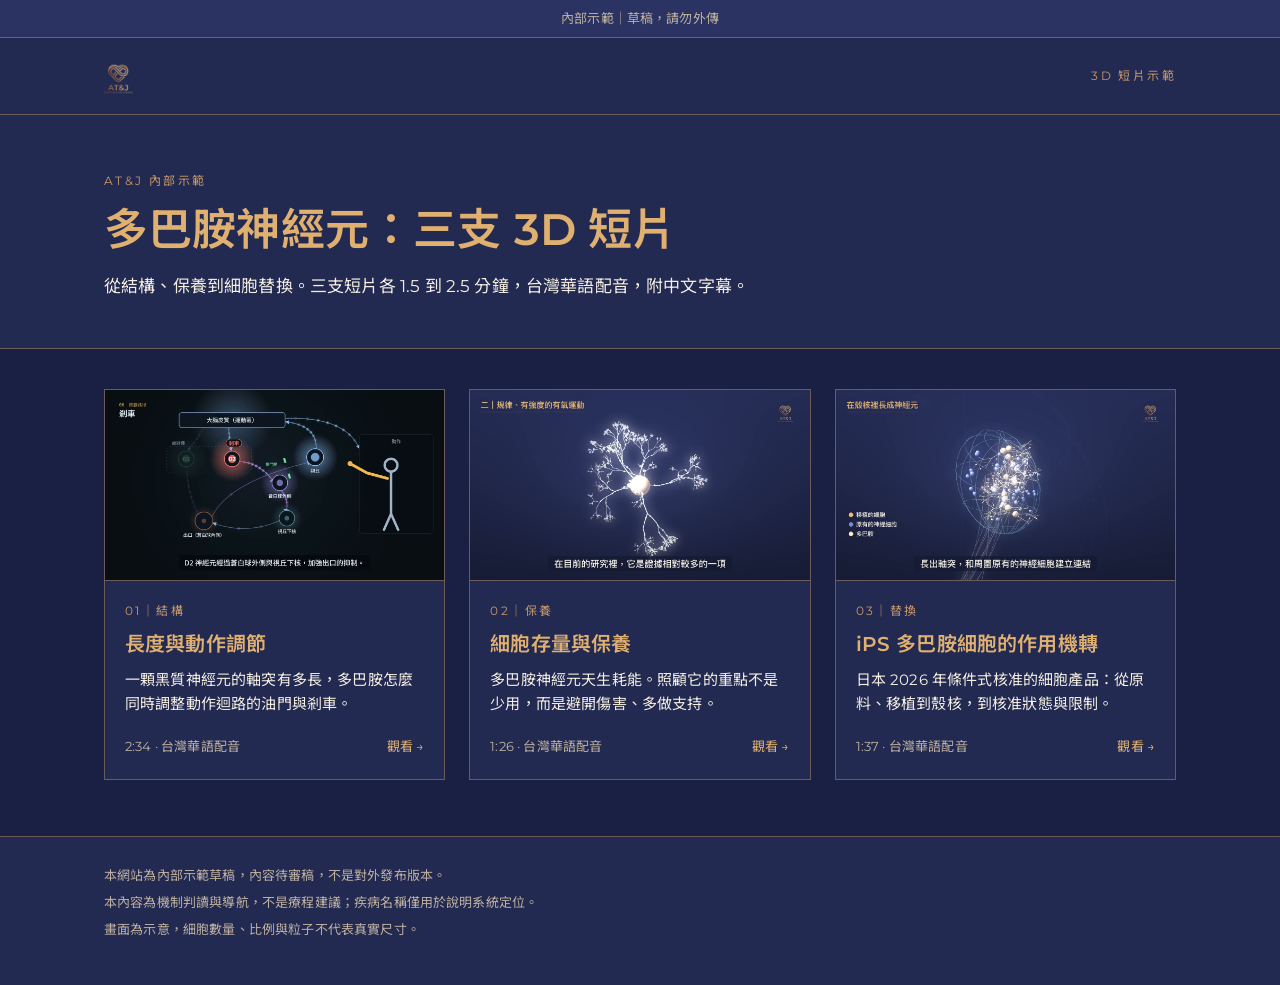
<file: index.html>
<!doctype html>
<html lang="zh-Hant-TW"><head><meta charset="utf-8"><meta name="viewport" content="width=device-width,initial-scale=1">
<meta name="robots" content="noindex,nofollow"><title>多巴胺神經元｜3D 短片示範</title>
<link rel="icon" href="assets/atj-mark.png"><link rel="preconnect" href="https://fonts.googleapis.com"><link rel="preconnect" href="https://fonts.gstatic.com" crossorigin><link href="https://fonts.googleapis.com/css2?family=Montserrat:wght@400;600&family=Noto+Sans+TC:wght@400;600&display=swap" rel="stylesheet"><link rel="stylesheet" href="assets/site.css"></head>
<body><div class="draft">內部示範｜草稿，請勿外傳</div>
<header class="top"><div class="wrap"><a href="index.html" aria-label="回到主頁"><img src="assets/atj-logo.png" alt="AT&amp;J"></a><span class="tag">3D 短片示範</span></div></header>
<section class="hero"><div class="wrap"><p class="eyebrow">AT&amp;J 內部示範</p>
<h1>多巴胺神經元：三支 3D 短片</h1>
<p class="lead">從結構、保養到細胞替換。三支短片各 1.5 到 2.5 分鐘，台灣華語配音，附中文字幕。</p></div></section>
<main class="wrap"><div class="grid"><a class="card" href="01-structure.html"><img src="media/01-structure.jpg" alt="長度與動作調節 影片畫面" loading="lazy">
<div class="body"><span class="num">01｜結構</span><h2>長度與動作調節</h2><p>一顆黑質神經元的軸突有多長，多巴胺怎麼同時調整動作迴路的油門與剎車。</p>
<div class="meta"><span>2:34 · 台灣華語配音</span><span class="go">觀看 →</span></div></div></a><a class="card" href="02-care.html"><img src="media/02-care.jpg" alt="細胞存量與保養 影片畫面" loading="lazy">
<div class="body"><span class="num">02｜保養</span><h2>細胞存量與保養</h2><p>多巴胺神經元天生耗能。照顧它的重點不是少用，而是避開傷害、多做支持。</p>
<div class="meta"><span>1:26 · 台灣華語配音</span><span class="go">觀看 →</span></div></div></a><a class="card" href="03-ips.html"><img src="media/03-ips.jpg" alt="iPS 多巴胺細胞的作用機轉 影片畫面" loading="lazy">
<div class="body"><span class="num">03｜替換</span><h2>iPS 多巴胺細胞的作用機轉</h2><p>日本 2026 年條件式核准的細胞產品：從原料、移植到殼核，到核准狀態與限制。</p>
<div class="meta"><span>1:37 · 台灣華語配音</span><span class="go">觀看 →</span></div></div></a></div></main>
<footer><div class="wrap">
<p>本網站為內部示範草稿，內容待審稿，不是對外發布版本。</p>
<p>本內容為機制判讀與導航，不是療程建議；疾病名稱僅用於說明系統定位。</p>
<p>畫面為示意，細胞數量、比例與粒子不代表真實尺寸。</p>
</div></footer>
</body></html>
</file>
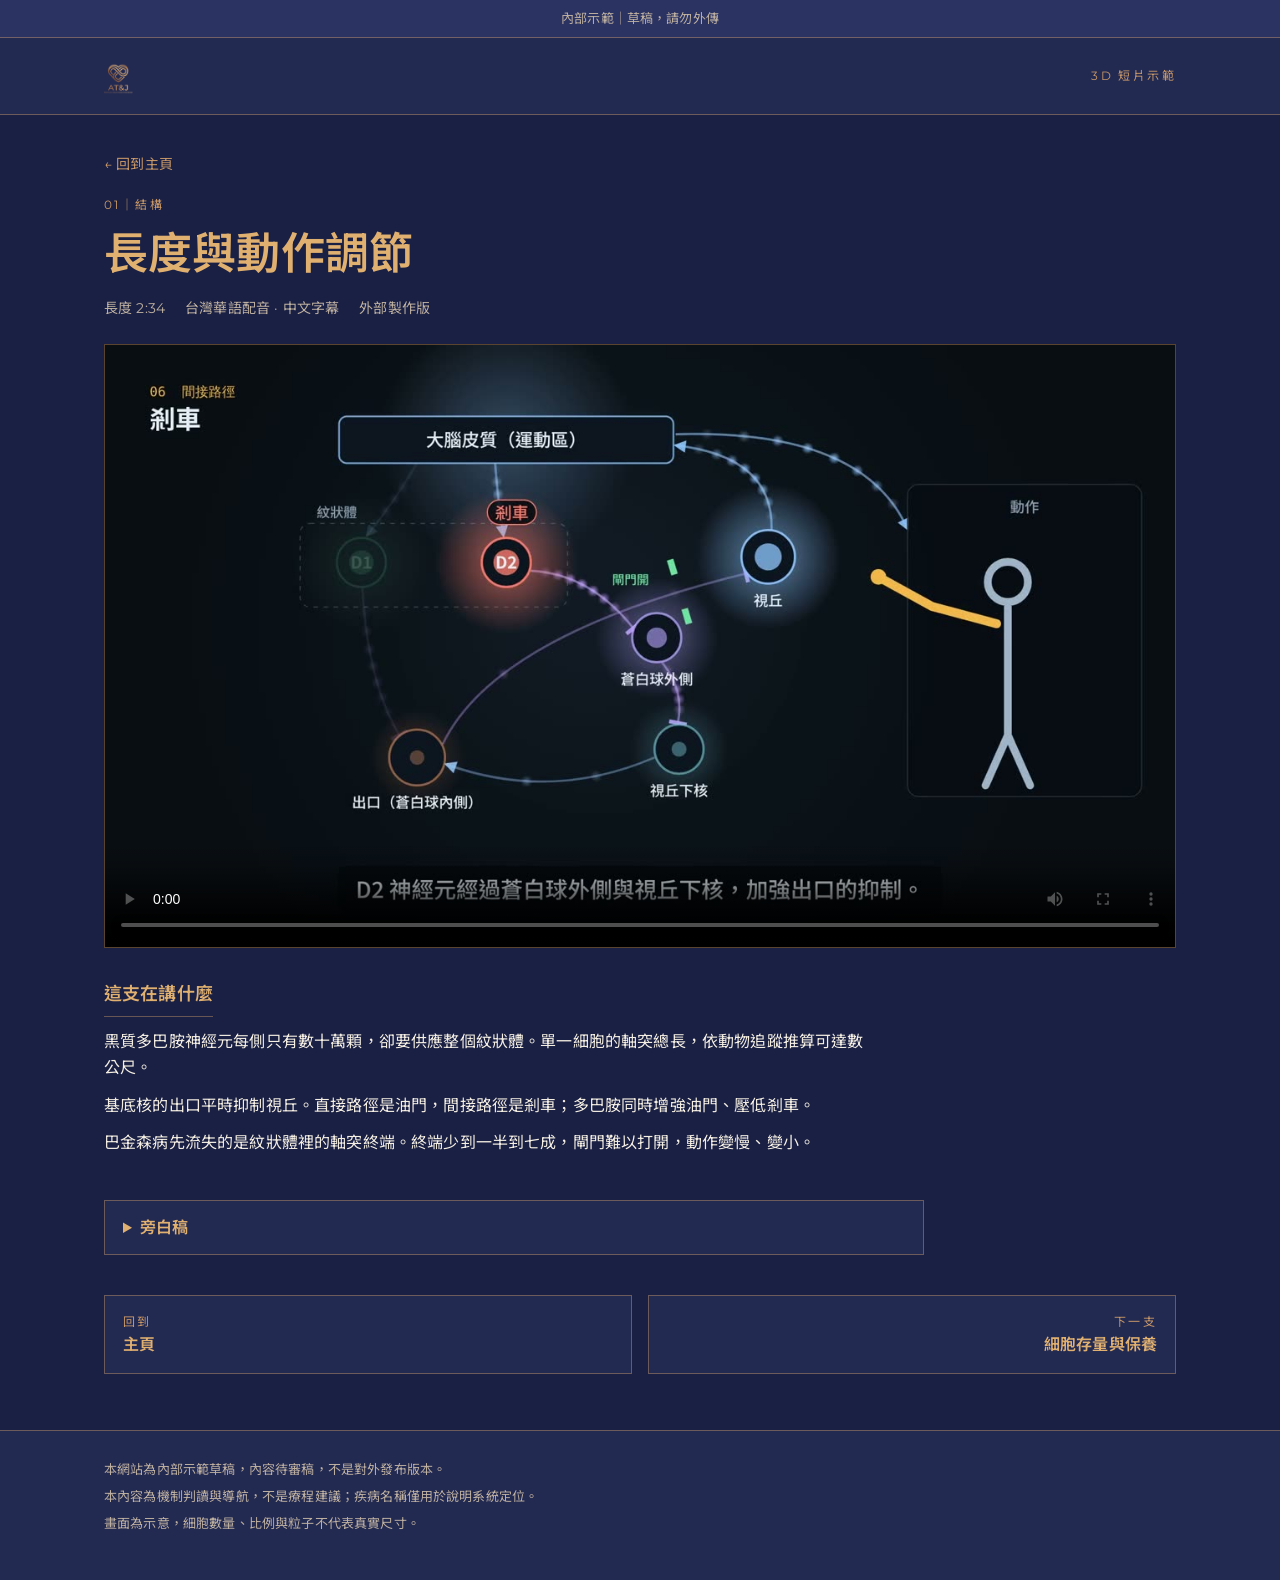
<file: 01-structure.html>
<!doctype html>
<html lang="zh-Hant-TW"><head><meta charset="utf-8"><meta name="viewport" content="width=device-width,initial-scale=1">
<meta name="robots" content="noindex,nofollow"><title>長度與動作調節｜3D 短片示範</title>
<link rel="icon" href="assets/atj-mark.png"><link rel="preconnect" href="https://fonts.googleapis.com"><link rel="preconnect" href="https://fonts.gstatic.com" crossorigin><link href="https://fonts.googleapis.com/css2?family=Montserrat:wght@400;600&family=Noto+Sans+TC:wght@400;600&display=swap" rel="stylesheet"><link rel="stylesheet" href="assets/site.css"></head>
<body><div class="draft">內部示範｜草稿，請勿外傳</div>
<header class="top"><div class="wrap"><a href="index.html" aria-label="回到主頁"><img src="assets/atj-logo.png" alt="AT&amp;J"></a><span class="tag">3D 短片示範</span></div></header>
<main class="wrap"><div class="vhead"><a class="back" href="index.html">← 回到主頁</a>
<p class="eyebrow">01｜結構</p><h1>長度與動作調節</h1>
<p class="vmeta"><span>長度 2:34</span><span>台灣華語配音 · 中文字幕</span><span>外部製作版</span></p></div>
<div class="player"><video controls playsinline preload="metadata" poster="media/01-structure.jpg"><source src="media/01-structure.mp4" type="video/mp4">您的瀏覽器無法播放這支影片。</video></div>
<section class="block"><h3>這支在講什麼</h3><p>黑質多巴胺神經元每側只有數十萬顆，卻要供應整個紋狀體。單一細胞的軸突總長，依動物追蹤推算可達數公尺。</p><p>基底核的出口平時抑制視丘。直接路徑是油門，間接路徑是剎車；多巴胺同時增強油門、壓低剎車。</p><p>巴金森病先流失的是紋狀體裡的軸突終端。終端少到一半到七成，閘門難以打開，動作變慢、變小。</p></section>
<section class="block"><details><summary>旁白稿</summary><ol><li>一顆多巴胺神經元有多長？它又怎麼調節動作？</li><li>負責動作的多巴胺神經元，住在中腦的黑質。</li><li>人類每一側只有數十萬顆，卻要供應整個紋狀體。</li><li>紋狀體由尾狀核和殼核組成，是動作迴路的入口。</li><li>單一顆黑質神經元的軸突，進入紋狀體後不斷分支。</li><li>依大鼠單細胞追蹤推算，人類一顆細胞的軸突總長可達約 4.5 公尺，突觸約 100 萬到 240 萬個。</li><li>細胞本體直徑約 20 微米。如果把它放大成 10 公分的球，軸突總長就相當於 22 公里。</li><li>這棵巨大的軸突樹，全靠細胞本體供應能量與蛋白質。</li><li>它還每秒自發放電數次，鈣離子不斷進出。</li><li>所以這群細胞的能量開銷，在整個神經系統裡名列前茅。</li><li>動作的啟動，靠大腦皮質、基底核與視丘組成的迴路。</li><li>基底核的出口平時持續抑制視丘，像一道關著的閘門。</li><li>直接路徑是油門。</li><li>紋狀體的 D1 神經元抑制出口，閘門打開。</li><li>視丘把訊號送回運動皮質，動作就此啟動。</li><li>間接路徑是剎車。</li><li>D2 神經元經過蒼白球外側與視丘下核，加強出口的抑制。</li><li>閘門關上，不需要的動作就停下來。</li><li>多巴胺同時做兩件事。</li><li>增強 D1 的油門，也壓低 D2 的剎車。</li><li>於是閘門容易打開，動作流暢，幅度足夠。</li><li>巴金森病最先流失的，是紋狀體裡的軸突終端，細胞本體在後。</li><li>當終端減少約一半到七成，油門變弱，剎車變強。</li><li>出口過度活化，閘門難以打開，動作變慢、變小。</li><li>這就是運動遲緩。</li><li>黑質神經元的脆弱，來自它的長度，以及從不休息的工作量。</li><li>看懂這個結構，才知道保養要從哪裡下手。</li></ol></details></section>
<nav class="pager" aria-label="上一支與下一支"><a href="index.html"><small>回到</small><span>主頁</span></a><a class="next" href="02-care.html"><small>下一支</small><span>細胞存量與保養</span></a></nav></main>
<footer><div class="wrap">
<p>本網站為內部示範草稿，內容待審稿，不是對外發布版本。</p>
<p>本內容為機制判讀與導航，不是療程建議；疾病名稱僅用於說明系統定位。</p>
<p>畫面為示意，細胞數量、比例與粒子不代表真實尺寸。</p>
</div></footer>
</body></html>
</file>
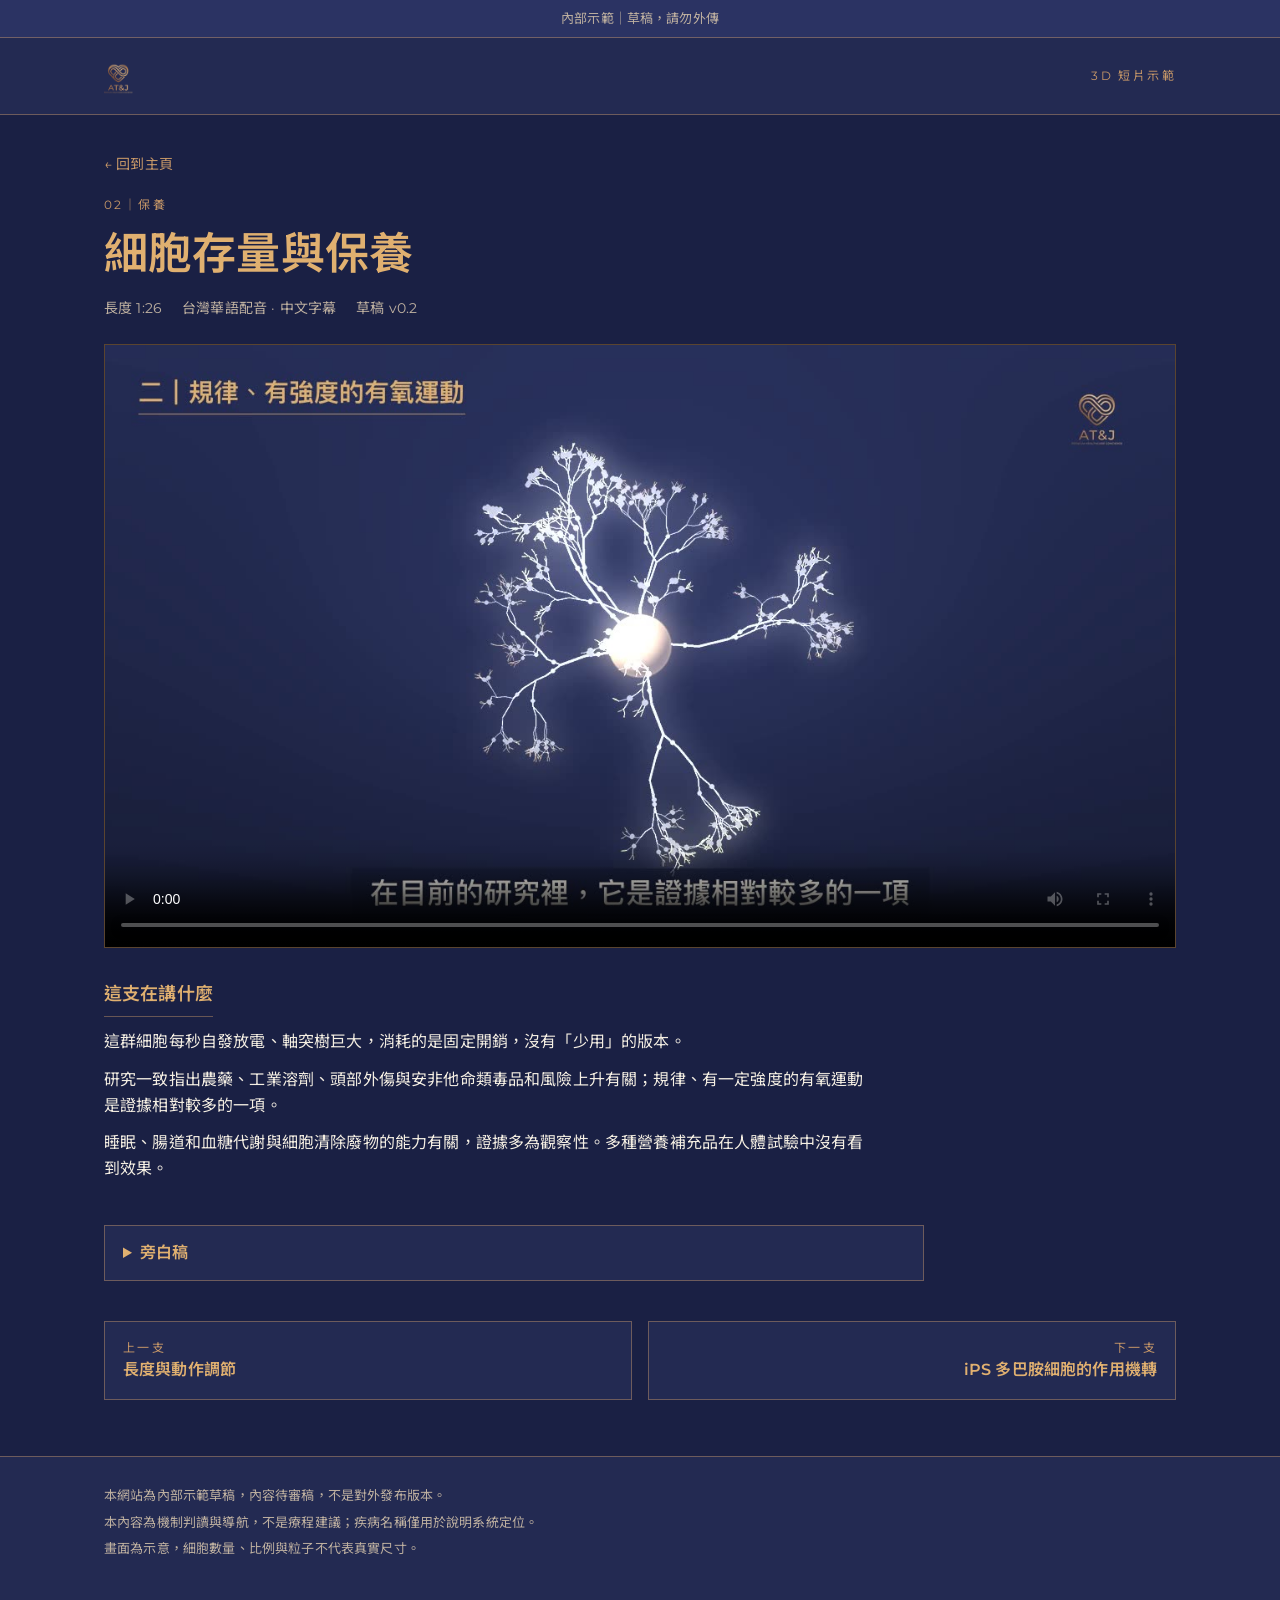
<file: 02-care.html>
<!doctype html>
<html lang="zh-Hant-TW"><head><meta charset="utf-8"><meta name="viewport" content="width=device-width,initial-scale=1">
<meta name="robots" content="noindex,nofollow"><title>細胞存量與保養｜3D 短片示範</title>
<link rel="icon" href="assets/atj-mark.png"><link rel="preconnect" href="https://fonts.googleapis.com"><link rel="preconnect" href="https://fonts.gstatic.com" crossorigin><link href="https://fonts.googleapis.com/css2?family=Montserrat:wght@400;600&family=Noto+Sans+TC:wght@400;600&display=swap" rel="stylesheet"><link rel="stylesheet" href="assets/site.css"></head>
<body><div class="draft">內部示範｜草稿，請勿外傳</div>
<header class="top"><div class="wrap"><a href="index.html" aria-label="回到主頁"><img src="assets/atj-logo.png" alt="AT&amp;J"></a><span class="tag">3D 短片示範</span></div></header>
<main class="wrap"><div class="vhead"><a class="back" href="index.html">← 回到主頁</a>
<p class="eyebrow">02｜保養</p><h1>細胞存量與保養</h1>
<p class="vmeta"><span>長度 1:26</span><span>台灣華語配音 · 中文字幕</span><span>草稿 v0.2</span></p></div>
<div class="player"><video controls playsinline preload="metadata" poster="media/02-care.jpg"><source src="media/02-care.mp4" type="video/mp4">您的瀏覽器無法播放這支影片。</video></div>
<section class="block"><h3>這支在講什麼</h3><p>這群細胞每秒自發放電、軸突樹巨大，消耗的是固定開銷，沒有「少用」的版本。</p><p>研究一致指出農藥、工業溶劑、頭部外傷與安非他命類毒品和風險上升有關；規律、有一定強度的有氧運動是證據相對較多的一項。</p><p>睡眠、腸道和血糖代謝與細胞清除廢物的能力有關，證據多為觀察性。多種營養補充品在人體試驗中沒有看到效果。</p></section>
<section class="block"><details><summary>旁白稿</summary><ol><li>在大腦深處的黑質，有一群製造多巴胺的神經元。它們幾乎不會再生，數量掉到一定程度，就會出現巴金森病的動作症狀。</li><li>這群細胞天生耗能。它們每秒自己放電好幾次，軸突像一棵巨大的樹，連結多到以百萬計。所以照顧它們，重點不是少用，而是兩件事：避開傷害，多做支持。</li><li>首先，避開外來傷害。流行病學研究一致發現，農藥、工業溶劑、頭部外傷，以及冰毒、安公子這類安非他命毒品，都和風險上升有關。</li><li>其次，規律、有一定強度的有氧運動。在目前的研究裡，它是證據相對較多的一項。開始之前，請先和醫師討論適合你的強度。</li><li>還有，照顧睡眠、腸道和血糖代謝。它們和細胞清除廢物的能力有關，目前的證據多半來自觀察性研究。</li><li>另外，多種營養補充品在人體試驗中，並沒有看到效果。如果長期便秘、嗅覺變差，或睡覺時會揮拳踢腳，請找神經科醫師評估。</li></ol></details></section>
<nav class="pager" aria-label="上一支與下一支"><a href="01-structure.html"><small>上一支</small><span>長度與動作調節</span></a><a class="next" href="03-ips.html"><small>下一支</small><span>iPS 多巴胺細胞的作用機轉</span></a></nav></main>
<footer><div class="wrap">
<p>本網站為內部示範草稿，內容待審稿，不是對外發布版本。</p>
<p>本內容為機制判讀與導航，不是療程建議；疾病名稱僅用於說明系統定位。</p>
<p>畫面為示意，細胞數量、比例與粒子不代表真實尺寸。</p>
</div></footer>
</body></html>
</file>
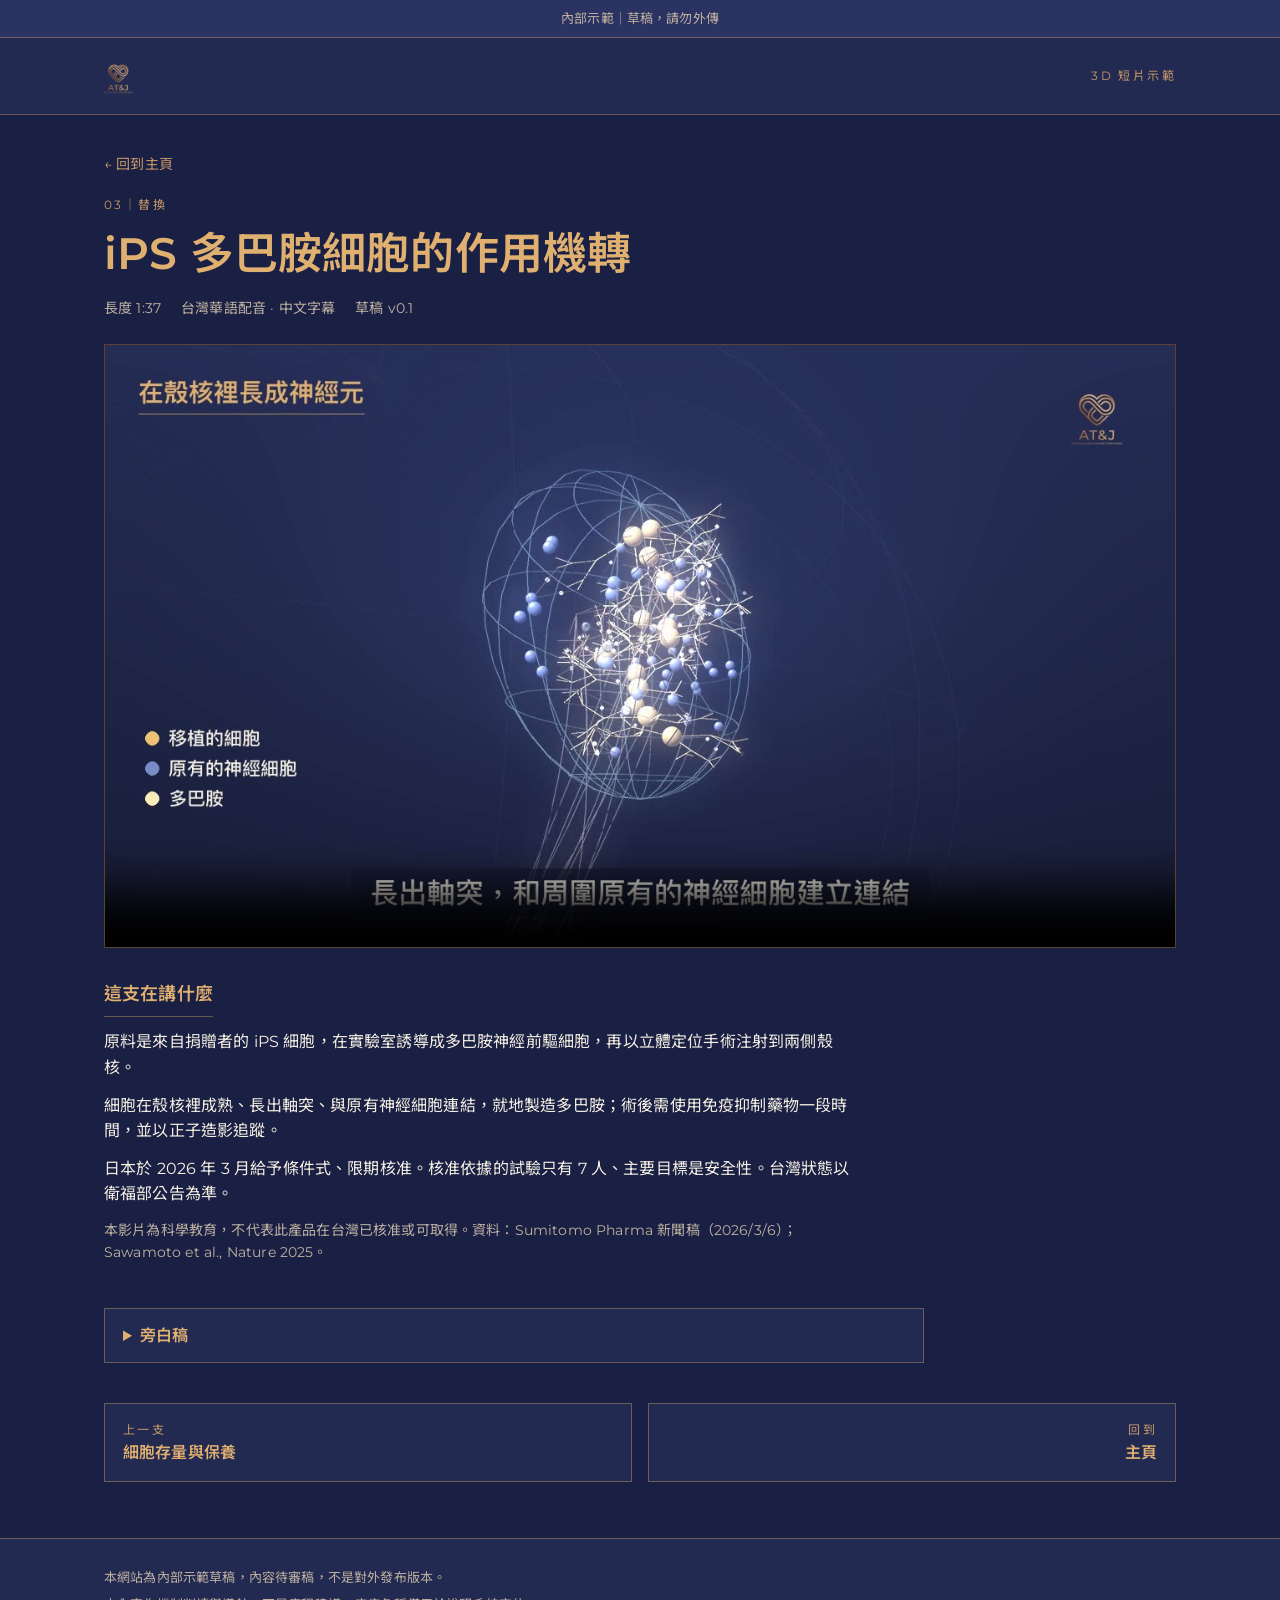
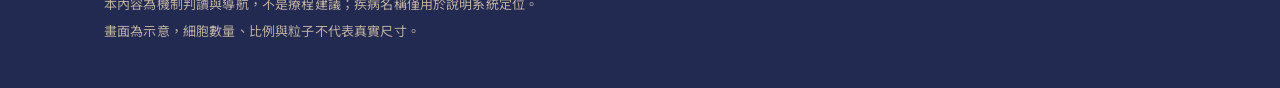
<file: 03-ips.html>
<!doctype html>
<html lang="zh-Hant-TW"><head><meta charset="utf-8"><meta name="viewport" content="width=device-width,initial-scale=1">
<meta name="robots" content="noindex,nofollow"><title>iPS 多巴胺細胞的作用機轉｜3D 短片示範</title>
<link rel="icon" href="assets/atj-mark.png"><link rel="preconnect" href="https://fonts.googleapis.com"><link rel="preconnect" href="https://fonts.gstatic.com" crossorigin><link href="https://fonts.googleapis.com/css2?family=Montserrat:wght@400;600&family=Noto+Sans+TC:wght@400;600&display=swap" rel="stylesheet"><link rel="stylesheet" href="assets/site.css"></head>
<body><div class="draft">內部示範｜草稿，請勿外傳</div>
<header class="top"><div class="wrap"><a href="index.html" aria-label="回到主頁"><img src="assets/atj-logo.png" alt="AT&amp;J"></a><span class="tag">3D 短片示範</span></div></header>
<main class="wrap"><div class="vhead"><a class="back" href="index.html">← 回到主頁</a>
<p class="eyebrow">03｜替換</p><h1>iPS 多巴胺細胞的作用機轉</h1>
<p class="vmeta"><span>長度 1:37</span><span>台灣華語配音 · 中文字幕</span><span>草稿 v0.1</span></p></div>
<div class="player"><video controls playsinline preload="metadata" poster="media/03-ips.jpg"><source src="media/03-ips.mp4" type="video/mp4">您的瀏覽器無法播放這支影片。</video></div>
<section class="block"><h3>這支在講什麼</h3><p>原料是來自捐贈者的 iPS 細胞，在實驗室誘導成多巴胺神經前驅細胞，再以立體定位手術注射到兩側殼核。</p><p>細胞在殼核裡成熟、長出軸突、與原有神經細胞連結，就地製造多巴胺；術後需使用免疫抑制藥物一段時間，並以正子造影追蹤。</p><p>日本於 2026 年 3 月給予條件式、限期核准。核准依據的試驗只有 7 人、主要目標是安全性。台灣狀態以衛福部公告為準。</p><p class="note">本影片為科學教育，不代表此產品在台灣已核准或可取得。資料：Sumitomo Pharma 新聞稿（2026/3/6）；Sawamoto et al., Nature 2025。</p></section>
<section class="block"><details><summary>旁白稿</summary><ol><li>巴金森病的動作症狀，來自黑質的多巴胺神經元流失，讓紋狀體裡的多巴胺不夠。2026年3月，日本條件式核准一項細胞產品，它的思路是：把會製造多巴胺的細胞，補回多巴胺該送達的地方。</li><li>它的原料是誘導性多能幹細胞，也就是 iPS 細胞，來自捐贈者，不是病人自己。實驗室把這些細胞一步步誘導，變成多巴胺神經的前驅細胞。</li><li>這些前驅細胞透過立體定位手術，用細針注射到大腦兩側的殼核。殼核是紋狀體的一部分，也就是多巴胺原本該送達的地方。</li><li>移植後，細胞在殼核裡慢慢成熟為多巴胺神經元，長出軸突，和周圍原有的神經細胞建立連結，就地製造並釋放多巴胺。</li><li>因為細胞來自別人，試驗中術後使用免疫抑制藥物一段時間，降低排斥。研究也用正子造影，追蹤移植區的多巴胺合成。</li><li>要注意，這項核准是條件式、限期的，對象是現有藥物效果不足的病人。核准依據的臨床試驗只有七位受試者，主要目標是安全性，效果還要在上市後持續確認。台灣的狀態，請以衛福部公告為準。</li></ol></details></section>
<nav class="pager" aria-label="上一支與下一支"><a href="02-care.html"><small>上一支</small><span>細胞存量與保養</span></a><a class="next" href="index.html"><small>回到</small><span>主頁</span></a></nav></main>
<footer><div class="wrap">
<p>本網站為內部示範草稿，內容待審稿，不是對外發布版本。</p>
<p>本內容為機制判讀與導航，不是療程建議；疾病名稱僅用於說明系統定位。</p>
<p>畫面為示意，細胞數量、比例與粒子不代表真實尺寸。</p>
</div></footer>
</body></html>
</file>
<file: assets/site.css>
:root{
  --navy:#232A52; --navy-deep:#1A2044; --panel:#2B3363; --soft-gold:#E0B070; --atj-gold:#C89868;
  --cream:#F5EFE3; --taupe:#BEB0A0; --rule:rgba(200,152,104,.45);
  color-scheme: dark;
}
*{box-sizing:border-box}
html{-webkit-text-size-adjust:100%}
body{margin:0;background:var(--navy-deep);color:var(--cream);
  font-family:"Montserrat","Noto Sans TC","PingFang TC","Heiti TC",sans-serif;line-height:1.6;letter-spacing:.01em}
a{color:inherit}
.wrap{max-width:1120px;margin:0 auto;padding:0 24px}
@media (max-width:600px){.wrap{padding:0 16px}}
.draft{background:var(--panel);border-bottom:1px solid var(--rule);font-size:13px;color:var(--taupe);text-align:center;padding:8px 16px}
header.top{border-bottom:1px solid var(--rule);background:var(--navy)}
header.top .wrap{display:flex;align-items:center;justify-content:space-between;gap:16px;min-height:76px}
header.top img{height:52px;width:auto;display:block}
header.top .tag{font-size:12px;letter-spacing:.2em;text-transform:uppercase;color:var(--atj-gold)}
.hero{background:var(--navy);padding:56px 0 48px;border-bottom:1px solid var(--rule)}
.eyebrow{font-size:12px;letter-spacing:.2em;text-transform:uppercase;color:var(--atj-gold);margin:0 0 12px}
h1{font-weight:600;color:var(--soft-gold);font-size:clamp(28px,4.4vw,44px);line-height:1.25;margin:0 0 16px}
.lead{max-width:680px;font-size:17px;color:var(--cream);margin:0}
.grid{display:grid;grid-template-columns:repeat(auto-fit,minmax(280px,1fr));gap:24px;padding:40px 0 56px}
.card{display:flex;flex-direction:column;background:var(--navy);border:1px solid var(--rule);text-decoration:none;transition:border-color .2s, transform .2s}
.card:hover,.card:focus-visible{border-color:var(--soft-gold);transform:translateY(-2px)}
.card img{width:100%;aspect-ratio:16/9;object-fit:cover;display:block;border-bottom:1px solid var(--rule)}
.card .body{padding:20px 20px 22px;display:flex;flex-direction:column;gap:8px;flex:1}
.card .num{font-size:12px;letter-spacing:.2em;color:var(--atj-gold)}
.card h2{font-size:20px;font-weight:600;color:var(--soft-gold);margin:0}
.card p{margin:0;font-size:15px;color:var(--cream)}
.card .meta{margin-top:auto;padding-top:12px;display:flex;justify-content:space-between;font-size:13px;color:var(--taupe)}
.card .go{color:var(--soft-gold)}
.player{background:#000;border:1px solid var(--rule)}
.player video{width:100%;display:block;aspect-ratio:16/9;background:#000}
.vhead{padding:36px 0 24px}
.vhead .back{display:inline-block;font-size:14px;color:var(--atj-gold);text-decoration:none;margin-bottom:20px}
.vhead .back:hover{color:var(--soft-gold)}
.vmeta{display:flex;flex-wrap:wrap;gap:8px 20px;font-size:14px;color:var(--taupe);margin:0}
section.block{padding:32px 0 0}
section.block h3{font-size:18px;font-weight:600;color:var(--soft-gold);margin:0 0 12px;padding-bottom:8px;border-bottom:1px solid var(--rule);display:inline-block}
section.block p{margin:0 0 12px;max-width:760px}
details{background:var(--navy);border:1px solid var(--rule);max-width:820px}
summary{cursor:pointer;padding:14px 18px;color:var(--soft-gold);font-weight:600}
details ol{margin:0;padding:4px 24px 18px 44px}
details li{margin:0 0 8px}
.note{font-size:14px;color:var(--taupe);max-width:820px}
.pager{display:flex;justify-content:space-between;gap:16px;padding:40px 0 56px;flex-wrap:wrap}
.pager a{flex:1 1 240px;border:1px solid var(--rule);padding:16px 18px;text-decoration:none;background:var(--navy)}
.pager a:hover{border-color:var(--soft-gold)}
.pager small{display:block;font-size:12px;letter-spacing:.2em;color:var(--atj-gold)}
.pager span{color:var(--soft-gold);font-weight:600}
.pager .next{text-align:right}
footer{border-top:1px solid var(--rule);background:var(--navy);padding:28px 0 40px;font-size:13px;color:var(--taupe)}
footer p{margin:0 0 6px;max-width:820px}
</file>
